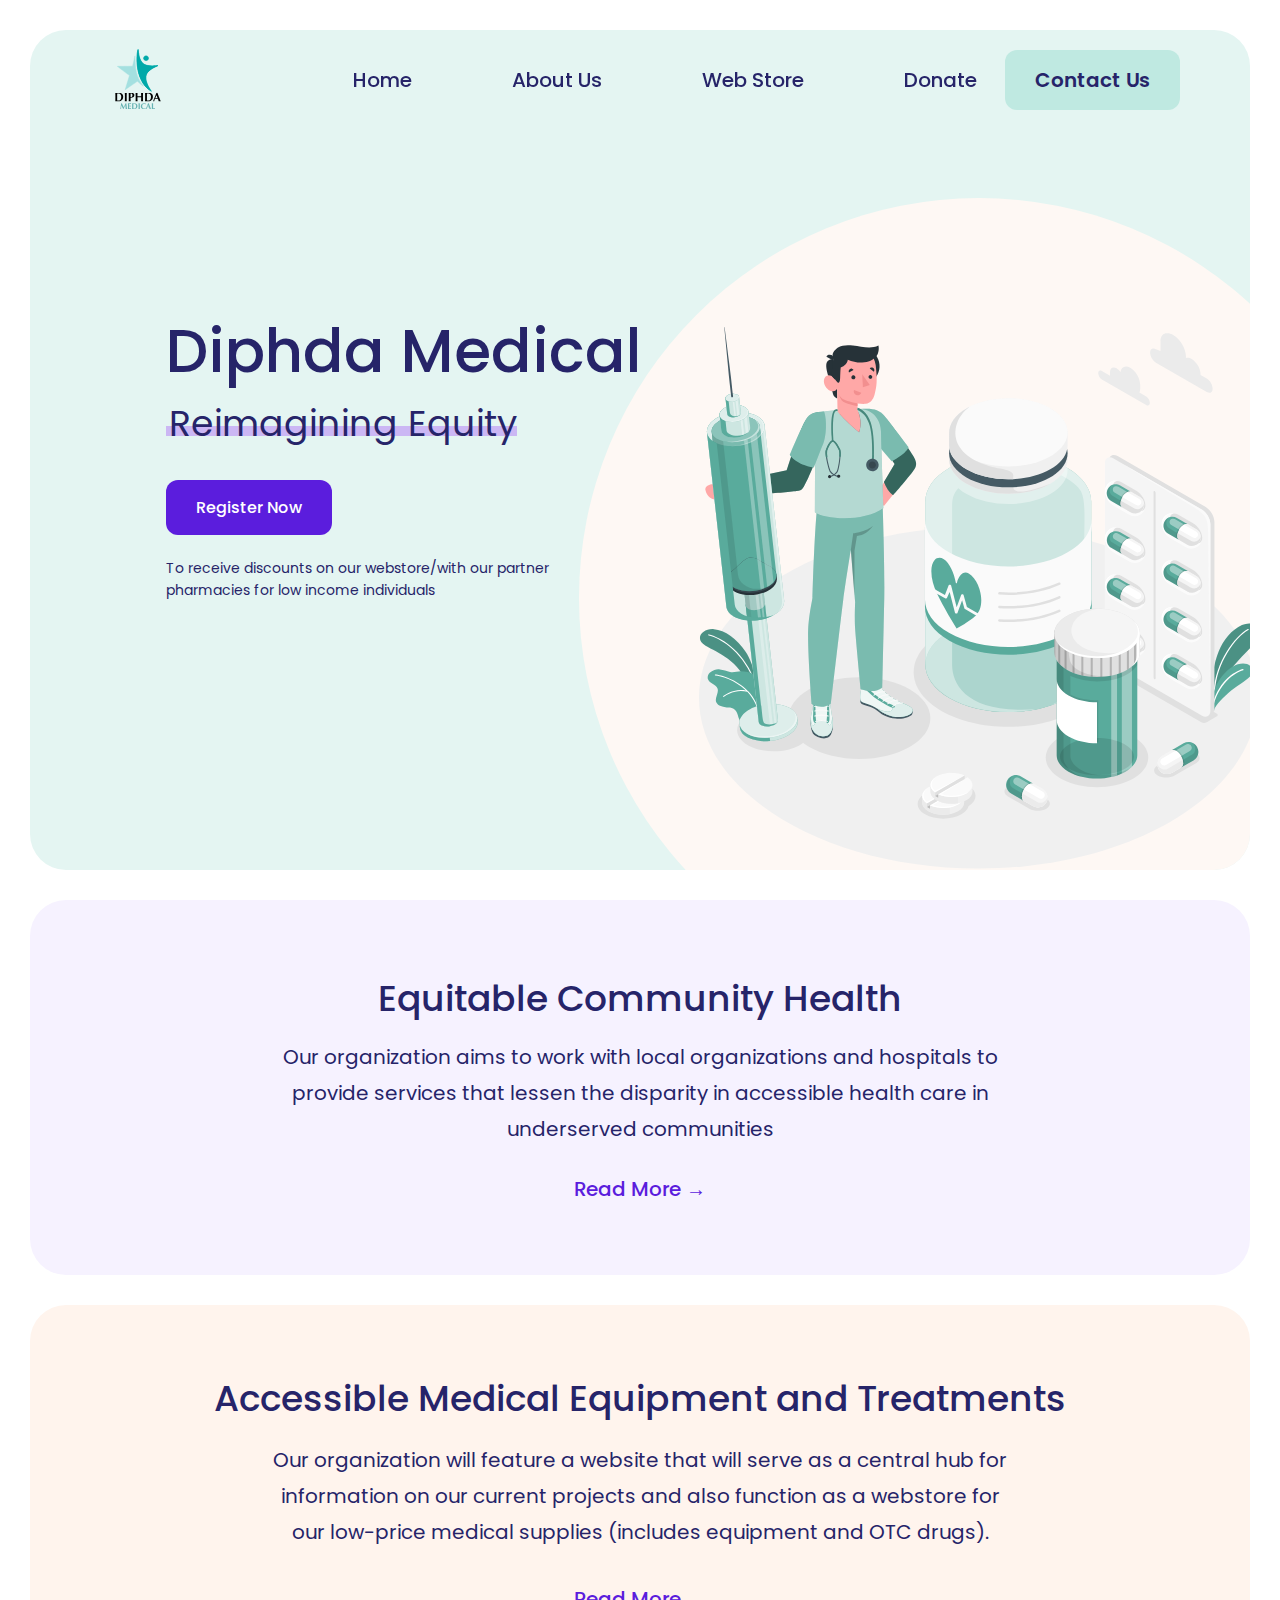
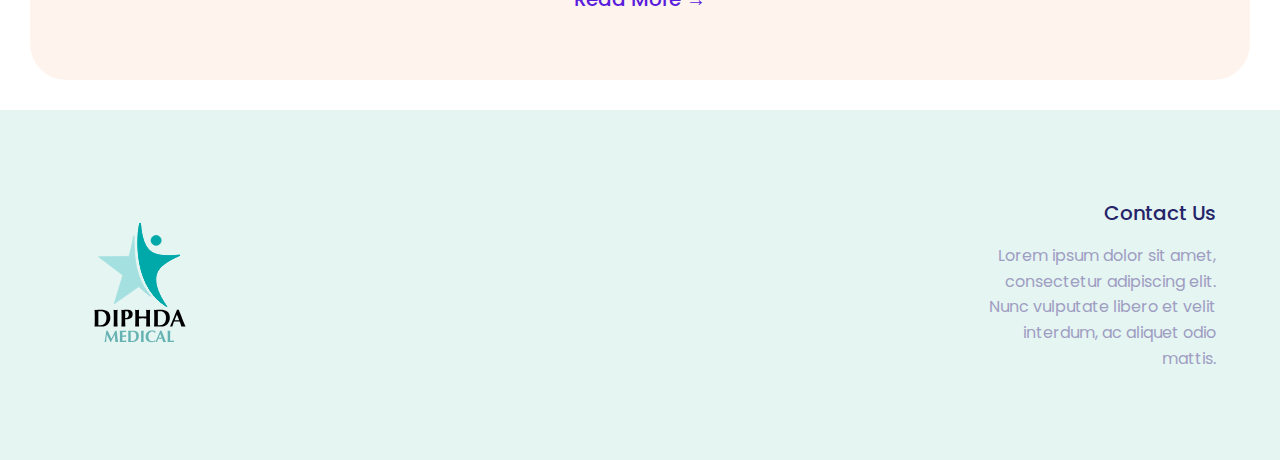
<file: index.html>
<!DOCTYPE html>
<html lang="en">
<head>
    <meta charset="UTF-8">
    <meta name="viewport" content="width=device-width, initial-scale=1.0">
    <title>Diphda Medical</title>
    <link rel="stylesheet" href="css/universal.css">
    <link rel="stylesheet" href="css/index.css">
    <script src="js/universal.js"></script>
    <script async src="https://widgets.givebutter.com/latest.umd.cjs?acct=CynSInAfCQczq8ls"></script>
</head>
<body onload="onload()">
    <header id="menu-main"></header>
    <givebutter-widget id="j2b02j"></givebutter-widget>
    <div class="large-frame-container">
        <div id="lf1" class="large-frame">
            <div id="title">
                <h1>Diphda Medical</h1>
                <h2 class="highlight">Reimagining Equity</h2>
                <div id="register">
                    <li onclick="window.location.href = 'register.html';" class="button-container" id="registerb">Register Now</li>
                </div>

                <p>To receive discounts on our webstore/with our partner <br></br>pharmacies for low income individuals</p>
            </div>
            <div id="graphic">
                <span id="circle">
                    <img id="ct1" src="./assets/imgs/ct1.svg"></img>
                </span>
            </div>
        </div>
    </div>
    <div class="small-frame-container">
        <div class="small-frame" id="sf1">
            <div class= "small-frame-content">
                <div class="subtitle">Equitable Community Health</div>
                <div class="paragraph">Our organization aims to work with local organizations and hospitals to<br></br>provide services that lessen the disparity in accessible health care in<br></br>underserved communities</div>
                <li class="read-more" onclick="window.location.href = 'equitable.html';">Read More →</li>
            </div>
        </div>
    </div>
    <div class="small-frame-container">
        <div class="small-frame" id="sf2">
            <div class= "small-frame-content">
                <div class="subtitle"> Accessible Medical Equipment and Treatments</div>
                <div class="paragraph">Our organization will feature a website that will serve as a central hub for<br></br>information on our current projects and also function as a webstore for<br></br>our low-price medical supplies (includes equipment and OTC drugs).</div>
                <li class="read-more" onclick="window.location.href = 'accessible.html';">Read More →</li>
            </div>
        </div>
    </div>
    <div id="footer-main"></div>
    <div id="contact"></div>
</body>
</html>
</file>
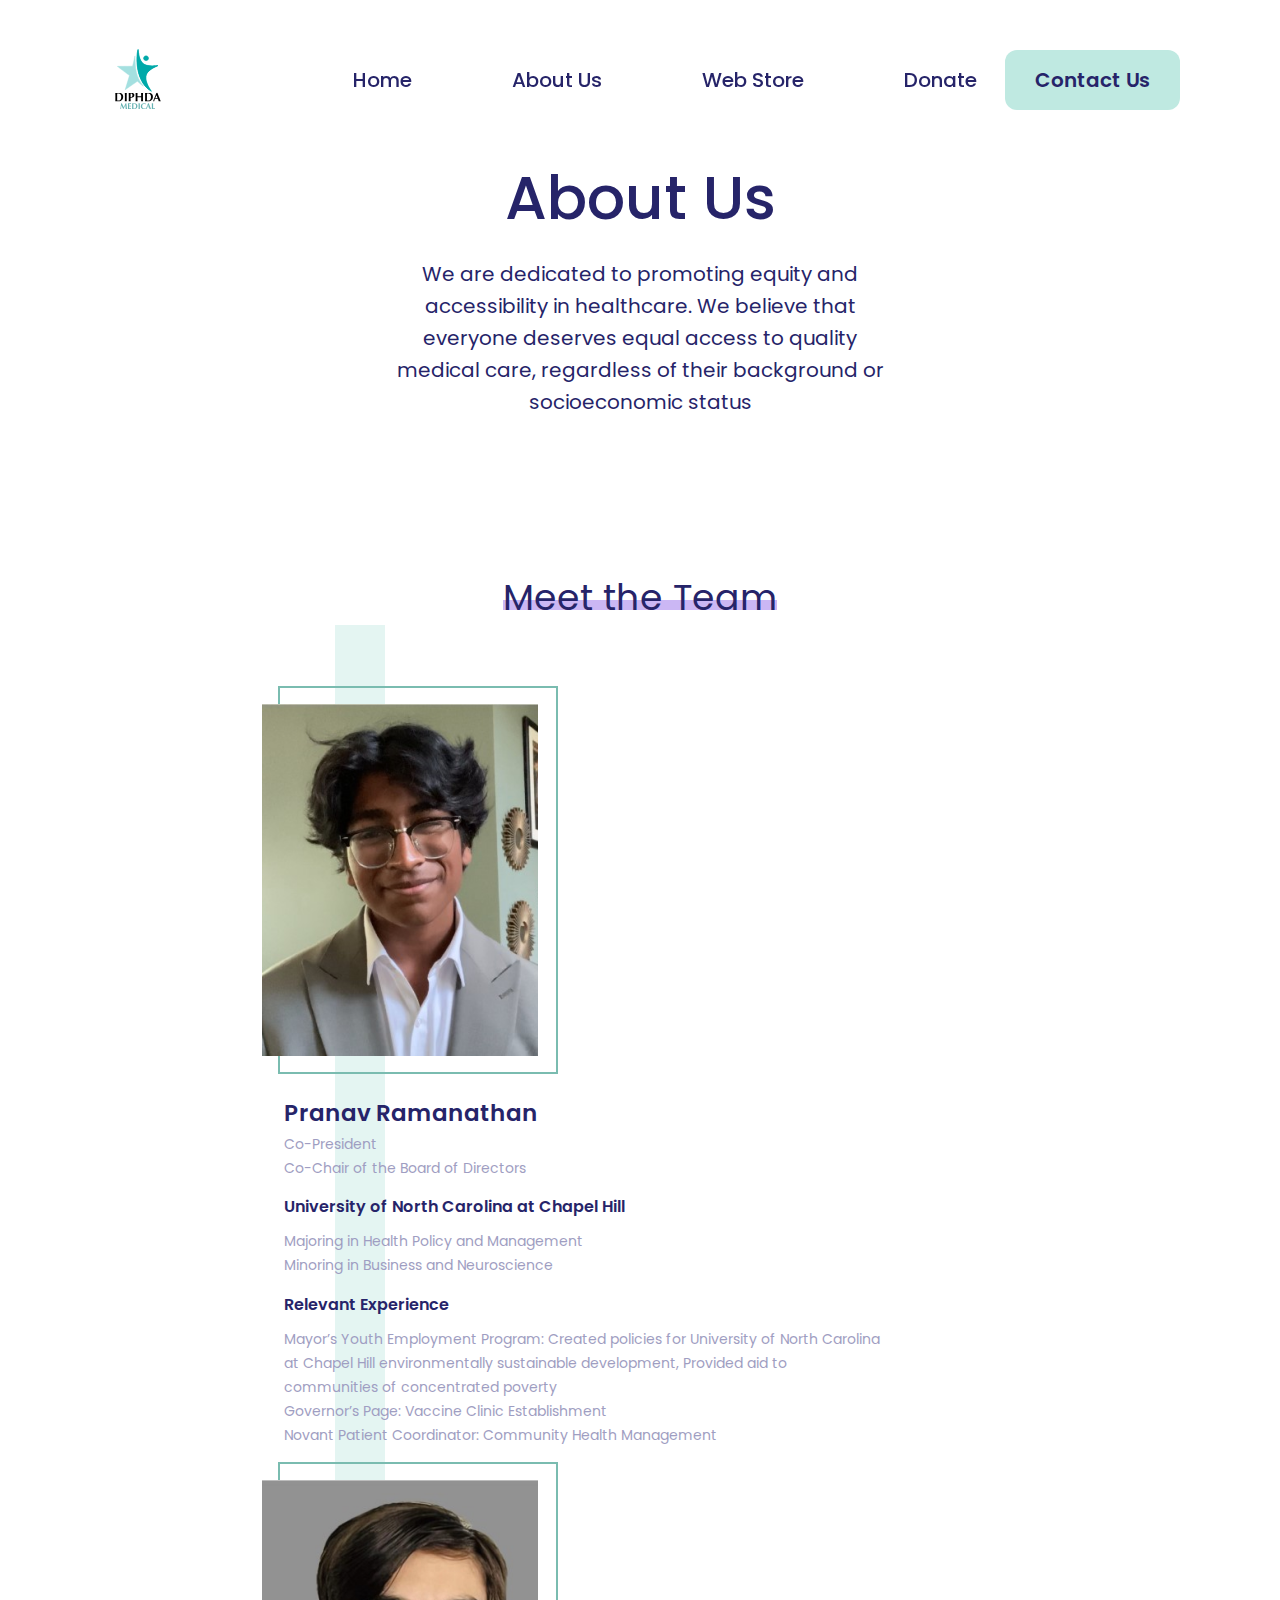
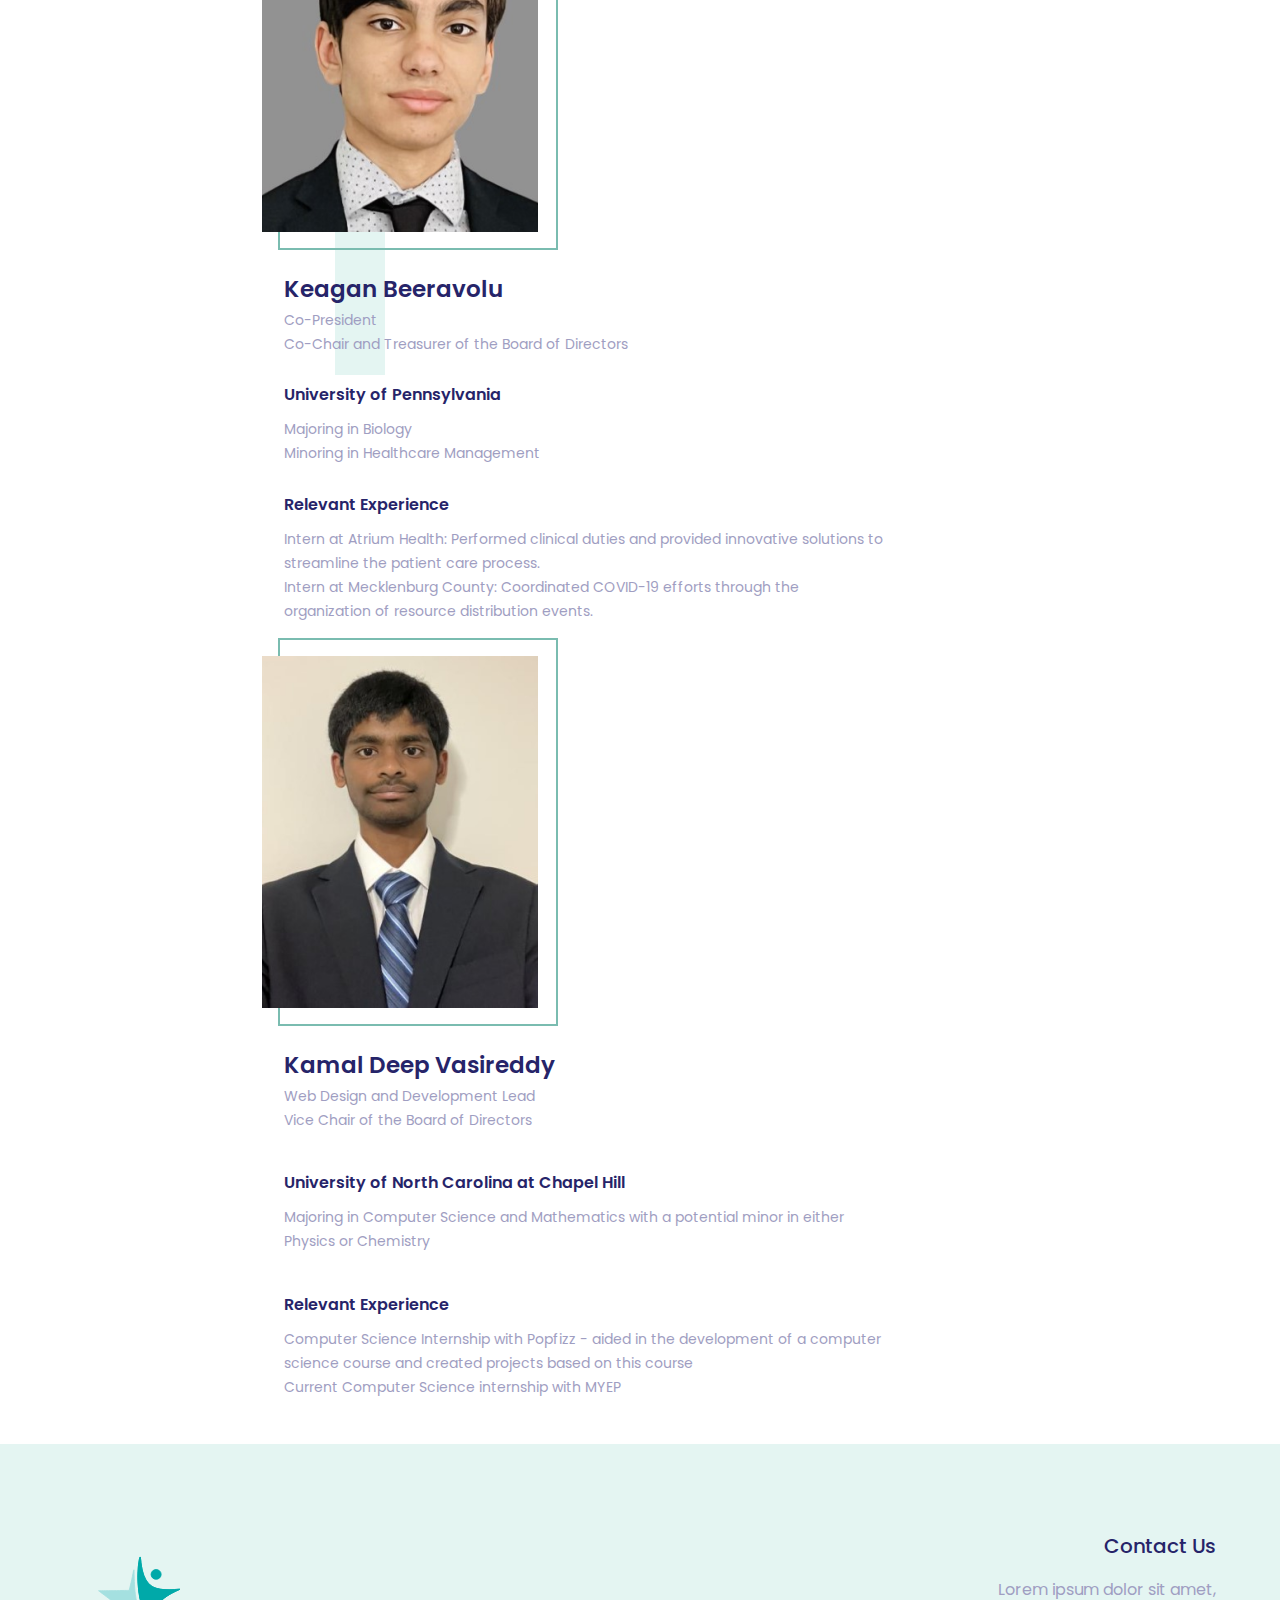
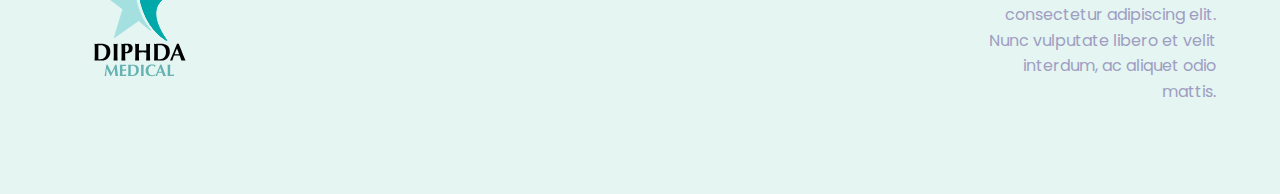
<file: about.html>
<!DOCTYPE html>
<html lang="en">
<head>
    <meta charset="UTF-8">
    <meta name="viewport" content="width=device-width, initial-scale=1.0">
    <title>About Us</title>
    <link rel="stylesheet" href="css/universal.css">
    <link rel="stylesheet" href="css/about.css">
    <script src="js/universal.js"></script>
    <script async src="https://widgets.givebutter.com/latest.umd.cjs?acct=CynSInAfCQczq8ls"></script>
</head>
<body onload="onload()">
    <header id="menu-main"></header>
    <givebutter-widget id="j2b02j"></givebutter-widget>
    <div class="medium-frame-container">
        <div id="mf1" class="medium-frame">
            <div id="title">
                <h1>About Us</h1>
                <p id="about-text">We are dedicated to promoting equity and accessibility in healthcare. We believe that everyone deserves equal access to quality medical care, regardless of their background or socioeconomic status</h2>
            </div>
        </div>
    </div>
    <div class="variable-frame-container">
        <div id="vf1" class="variable-frame">
            <div id="team">
                <h2 class="highlight">Meet the Team</h2>
                <div id="bar"></div>
                <div class="member">
                    <div class="visual">
                        <div class="border"></div>
                        <img class="headshot" src="./assets/imgs/pranav.png"></img>
                    </div>
                    <div class="member-content">
                        <div>
                            <p class="name">Pranav Ramanathan</p>
                            <p class="description">Co-President
                                Co-Chair of the Board of Directors
                            </p>
                        </div>
                        <div>
                            <p class="heading">University of North Carolina at Chapel Hill</p>
                            <p class="description">Majoring in Health Policy and Management
                                Minoring in Business and Neuroscience</p>
                        </div>
                        <div>
                            <p class="heading">Relevant Experience</p>
                            <p class="description">Mayor’s Youth Employment Program: Created policies for University of North Carolina at Chapel Hill environmentally sustainable development, Provided aid to communities of concentrated poverty
                                Governor’s Page: Vaccine Clinic Establishment
                                Novant Patient Coordinator: Community Health Management
                            </p>
                        </div>
                    </div>
                </div>
                <div class="member">
                    <div class="visual">
                        <div class="border"></div>
                        <img class="headshot" src="./assets/imgs/keagan.png"></img>
                    </div>
                    <div class="member-content">
                        <div>
                            <p class="name">Keagan Beeravolu</p>
                            <p class="description">Co-President
                                Co-Chair and Treasurer of the Board of Directors
                            </p>
                        </div>
                        <div>
                            <p class="heading">University of Pennsylvania</p>
                            <p class="description">Majoring in Biology
                                Minoring in Healthcare Management</p>
                        </div>
                        <div>
                            <p class="heading">Relevant Experience</p>
                            <p class="description">Intern at Atrium Health: Performed clinical duties and provided innovative solutions to streamline the patient care process.
                                Intern at Mecklenburg County: Coordinated COVID-19 efforts through the organization of resource distribution events.                                
                            </p>
                        </div>
                    </div>
                </div>
                <div class="member">
                    <div class="visual">
                        <div class="border"></div>
                        <img class="headshot" src="./assets/imgs/kamal.png"></img>
                    </div>
                    <div class="member-content">
                        <div>
                            <p class="name">Kamal Deep Vasireddy</p>
                            <p class="description">Web Design and Development Lead
                                Vice Chair of the Board of Directors
                            </p>
                        </div>
                        <div>
                            <p class="heading">University of North Carolina at Chapel Hill</p>
                            <p class="description">Majoring in Computer Science and Mathematics with a potential minor in either Physics or Chemistry</p>
                        </div>
                        <div>
                            <p class="heading">Relevant Experience</p>
                            <p class="description">Computer Science Internship with Popfizz - aided in the development of a computer science course and created projects based on this course
                                Current Computer Science internship with MYEP                                
                            </p>
                        </div>
                    </div>
                </div>
            </div>
        </div>
    </div>
    <div id="footer-main"></div>
    <div id="contact"></div>
</body>
</html>
</file>
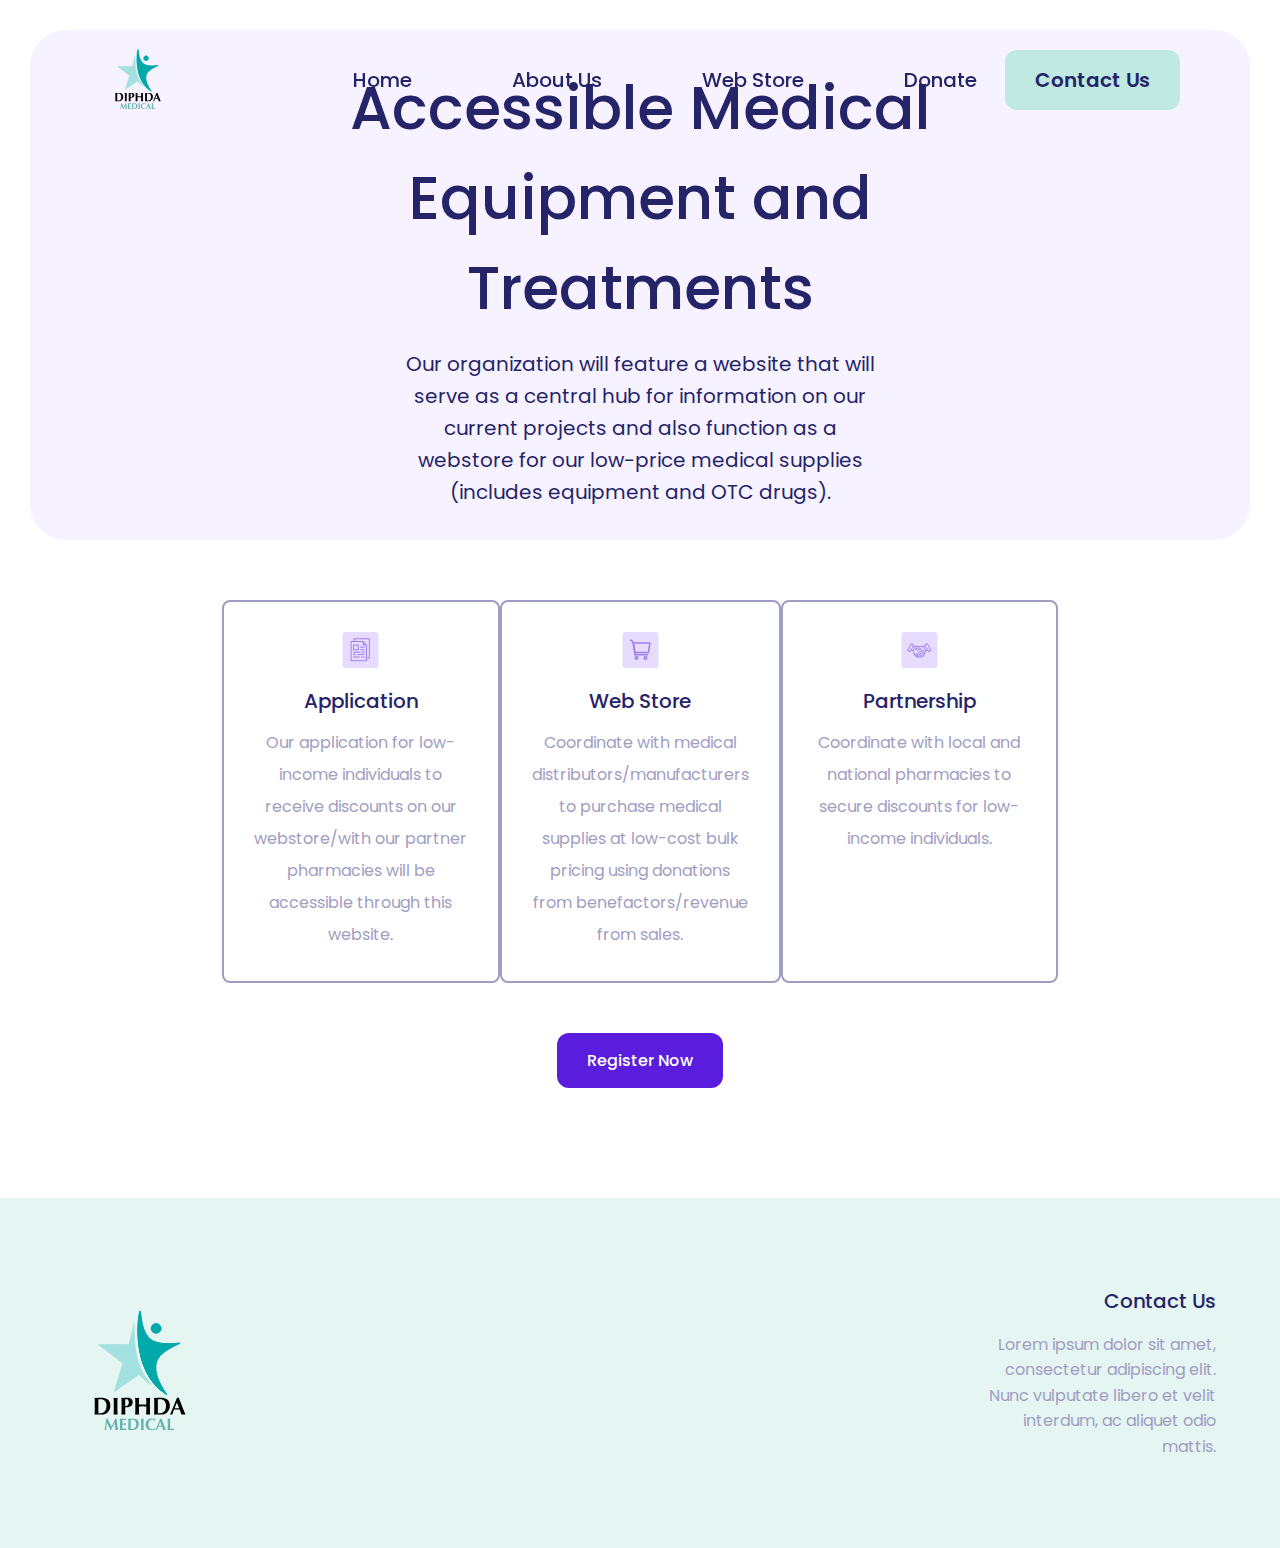
<file: accessible.html>
<!DOCTYPE html>
<html lang="en">
<head>
    <meta charset="UTF-8">
    <meta name="viewport" content="width=device-width, initial-scale=1.0">
    <title>Accessible Medical Equipment and Treatments</title>
    <link rel="stylesheet" href="css/universal.css">
    <link rel="stylesheet" href="css/accessible.css">
    <script src="js/universal.js"></script>
    <script async src="https://widgets.givebutter.com/latest.umd.cjs?acct=CynSInAfCQczq8ls"></script>
</head>
<body onload="onload()">
    <header id="menu-main"></header>
    <givebutter-widget id="j2b02j"></givebutter-widget>
    <div class="medium-frame-container">
        <div id="mf1" class="medium-frame">
            <div id="title">
                <h1 id="heading">Accessible Medical Equipment and Treatments</h1>
                <p id="about-text">Our organization will feature a website that will serve as a central hub for information on our current projects and also function as a webstore for our low-price medical supplies (includes equipment and OTC drugs).</h2>
            </div>
        </div>
    </div>
    <div class="variable-frame-container">
        <div id="vf1" class="variable-frame">
            <div class="column-container">
                <div class="column">
                    <img src="./assets/imgs/icon1.svg"></img>
                    <p class="subtitle">Application</p>
                    <p class="description">Our application for low-income individuals to receive discounts on our webstore/with our partner pharmacies will be accessible through this website.</p>
                </div>
                <div class="column">
                    <img src="./assets/imgs/icon2.svg"></img>
                    <p class="subtitle">Web Store</p>
                    <p class="description">Coordinate with medical distributors/manufacturers to purchase medical supplies at low-cost bulk pricing using donations from benefactors/revenue from sales.</p>
                </div>
                <div class="column">
                    <img src="./assets/imgs/icon3.svg"></img>
                    <p class="subtitle">Partnership</p>
                    <p class="description">Coordinate with local and national pharmacies to secure discounts for low-income individuals.</p>
                </div>
            </div>
            <div id="register">
                <li onclick="window.location.href = 'register.html';" class="button-container" id="registerb">Register Now</li>
            </div>
        </div>
    </div>
    <div id="footer-main"></div>
    <div id="contact"></div>
</body>
</html>
</file>
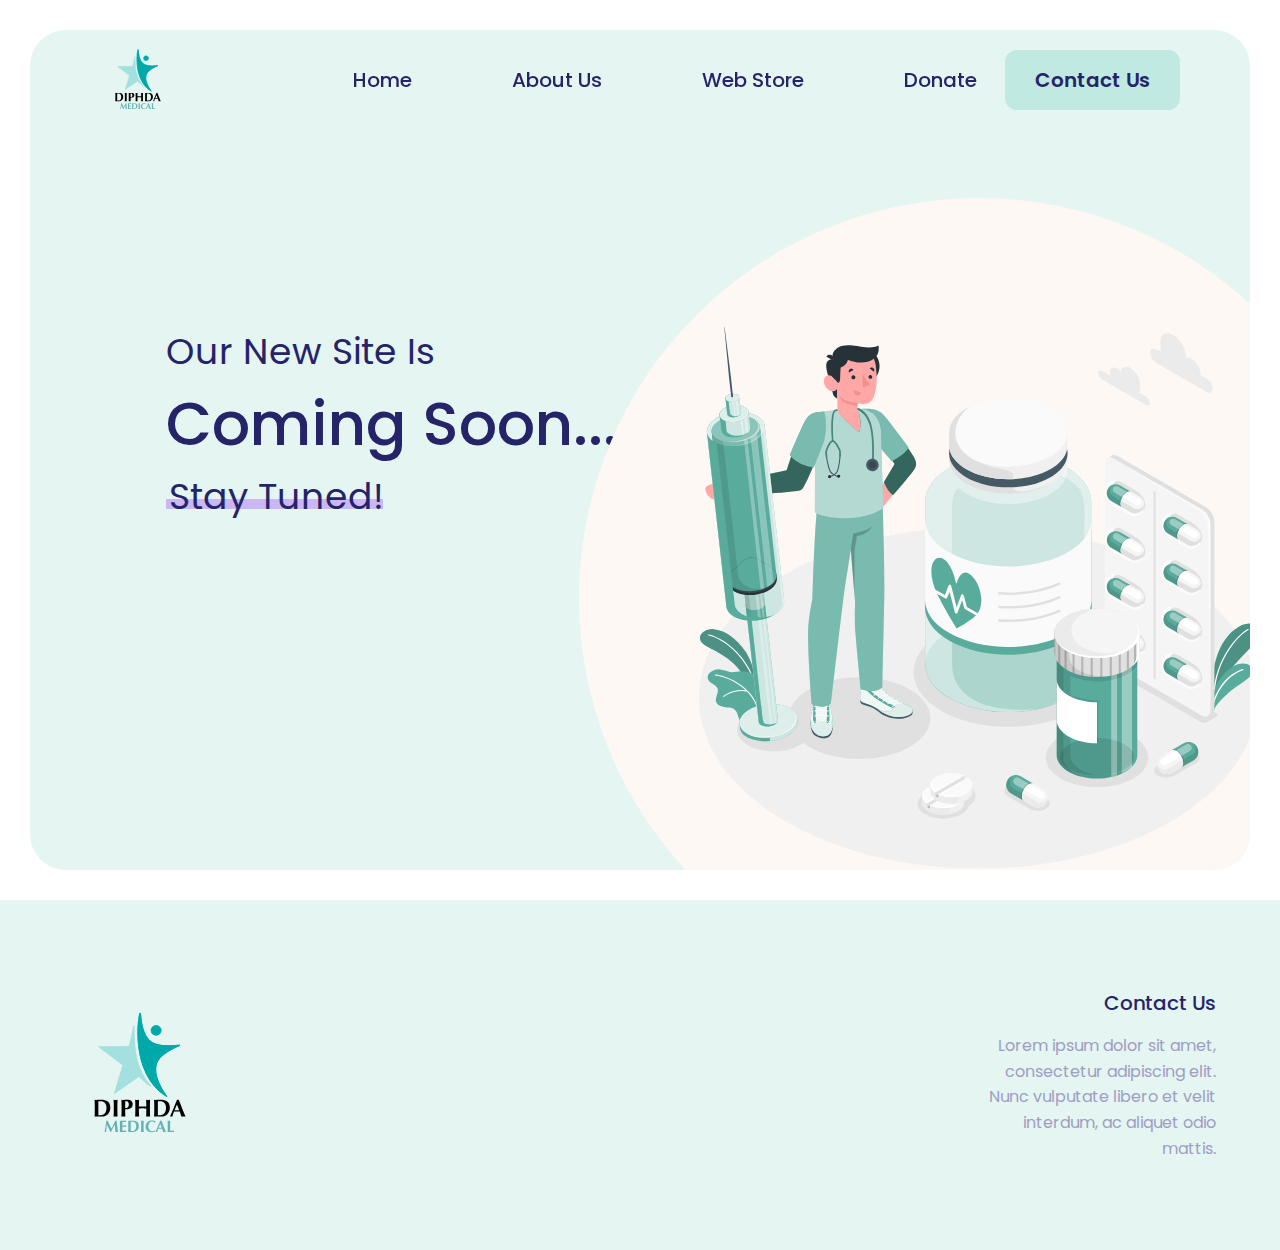
<file: comingsoon.html>
<!DOCTYPE html>
<html lang="en">
<head>
    <meta charset="UTF-8">
    <meta name="viewport" content="width=device-width, initial-scale=1.0">
    <title>Coming Soon</title>
    <link rel="stylesheet" href="css/universal.css">
    <link rel="stylesheet" href="css/comingsoon.css">
    <script src="js/universal.js"></script>
    <script async src="https://widgets.givebutter.com/latest.umd.cjs?acct=CynSInAfCQczq8ls"></script>
</head>
<body onload="onload()">
    <header id="menu-main"></header>
    <givebutter-widget id="j2b02j"></givebutter-widget>
    <div class="large-frame-container">
        <div id="lf1" class="large-frame">
            <div id="title">
                <h2>Our New Site Is</h2>
                <h1>Coming Soon...</h1>
                <h2 class="highlight">Stay Tuned!</h2>
            </div>
            <div id="graphic">
                <span id="circle">
                    <img id="ct1" src="./assets/imgs/ct1.svg"></img>
                </span>
            </div>
        </div>
    </div>
    <div id="footer-main"></div>
    <div id="contact"></div>
</body>
</html>
</file>
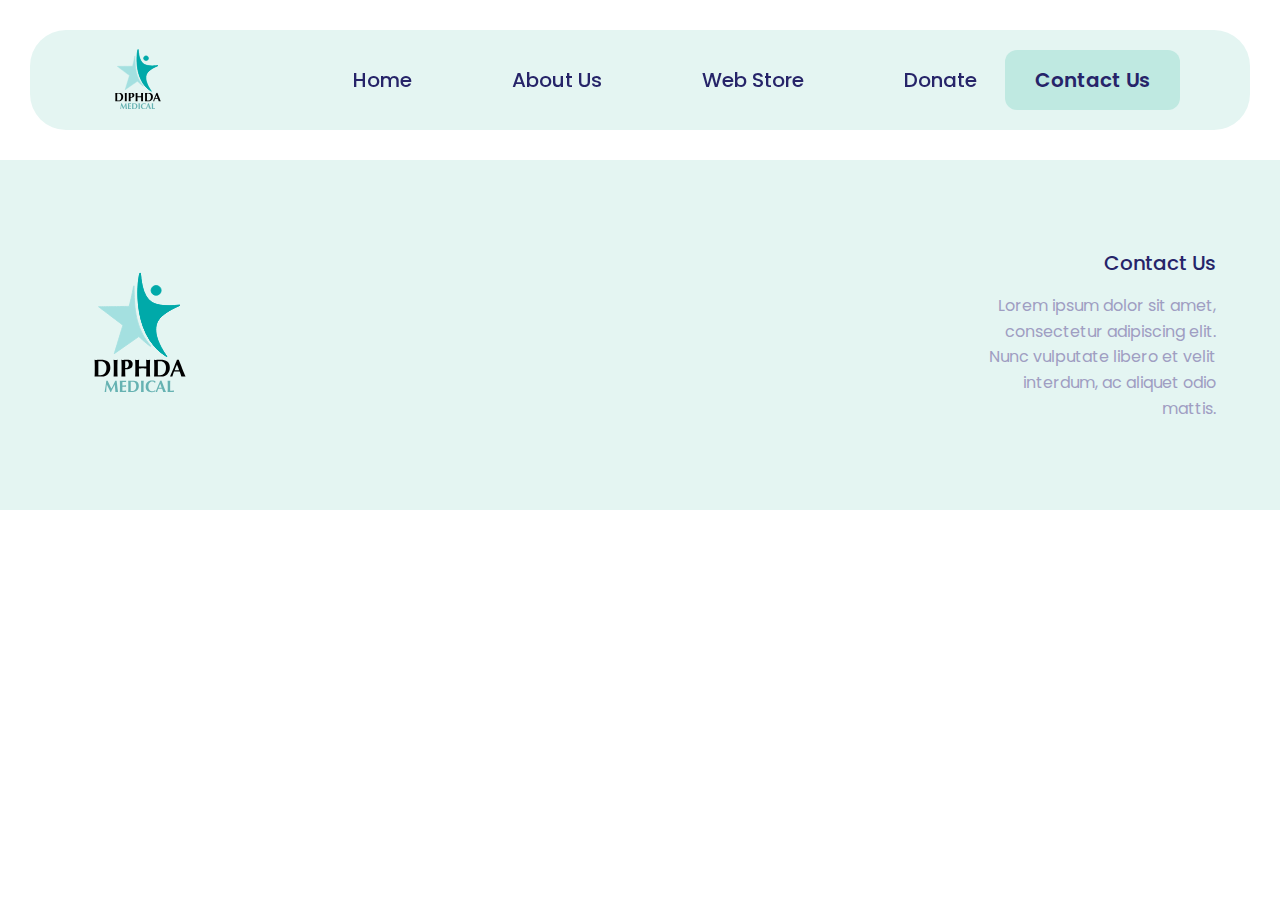
<file: donate.html>
<!DOCTYPE html>
<html lang="en">
<head>
    <meta charset="UTF-8">
    <meta name="viewport" content="width=device-width, initial-scale=1.0">
    <title>About Us</title>
    <link rel="stylesheet" href="css/universal.css">
    <link rel="stylesheet" href="css/donate.css">
    <script src="js/universal.js"></script>
    <script async src="https://widgets.givebutter.com/latest.umd.cjs?acct=CynSInAfCQczq8ls"></script>
</head>
<body onload="onload()">
    <header id="menu-main"></header>
    <div class="variable-frame-container">
        <div class="variable-frame" id="vf1">
            <div class="donate">
                <givebutter-widget id="pnK7mj"></givebutter-widget>
            </div>
            
        </div>
    </div>
    <div id="footer-main"></div>
    <div id="contact"></div>
</body>
</html>
</file>
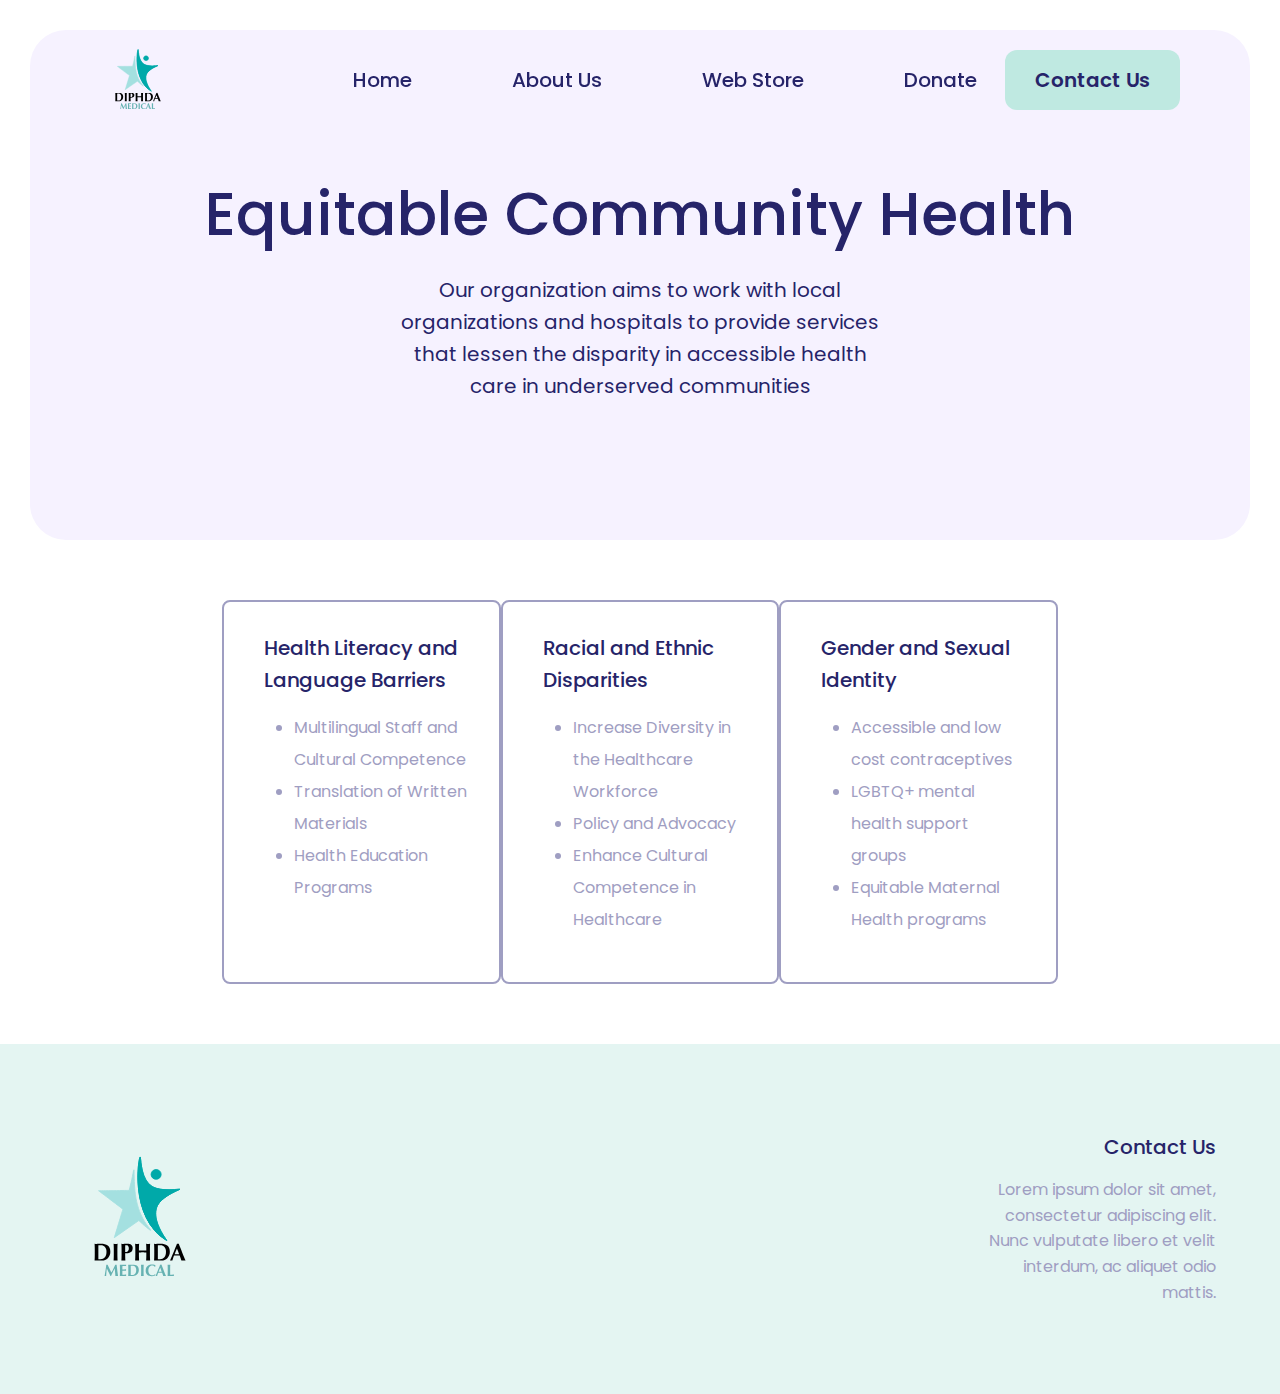
<file: equitable.html>
<!DOCTYPE html>
<html lang="en">
<head>
    <meta charset="UTF-8">
    <meta name="viewport" content="width=device-width, initial-scale=1.0">
    <title>Equitable Community Health</title>
    <link rel="stylesheet" href="css/universal.css">
    <link rel="stylesheet" href="css/equitable.css">
    <script src="js/universal.js"></script>
    <script async src="https://widgets.givebutter.com/latest.umd.cjs?acct=CynSInAfCQczq8ls"></script>
</head>
<body onload="onload()">
    <header id="menu-main"></header>
    <givebutter-widget id="j2b02j"></givebutter-widget>
    <div class="medium-frame-container">
        <div id="mf1" class="medium-frame">
            <div id="title">
                <h1>Equitable Community Health</h1>
                <p id="about-text">Our organization aims to work with local organizations and hospitals to provide services that lessen the disparity in accessible health care in underserved communities</h2>
            </div>
        </div>
    </div>
    <div class="variable-frame-container">
        <div id="vf1" class="variable-frame">
            <div class="column">
                <p class="subtitle">Health Literacy and Language Barriers</p>
                <ul class="description">
                    <li class="li1">Multilingual Staff and Cultural Competence</li>
                    <li class="li1">Translation of Written Materials</li>
                    <li class="li1">Health Education Programs</li>
                </ul>
            </div>
            <div class="column">
                <p class="subtitle">Racial and Ethnic Disparities</p>
                <ul class="description">
                    <li class="li1">Increase Diversity in the Healthcare Workforce</li>
                    <li class="li1">Policy and Advocacy</li>
                    <li class="li1">Enhance Cultural Competence in Healthcare</li>
                </ul>
            </div>
            <div class="column">
                <p class="subtitle">Gender and Sexual Identity</p>
                <ul class="description">
                    <li class="li1">Accessible and low cost contraceptives</li>
                    <li class="li1">LGBTQ+ mental health support groups</li>
                    <li class="li1">Equitable Maternal Health programs</li>
                </ul>
            </div>
        </div>
    </div>
    <div id="footer-main"></div>
    <div id="contact"></div>
</body>
</html>
</file>
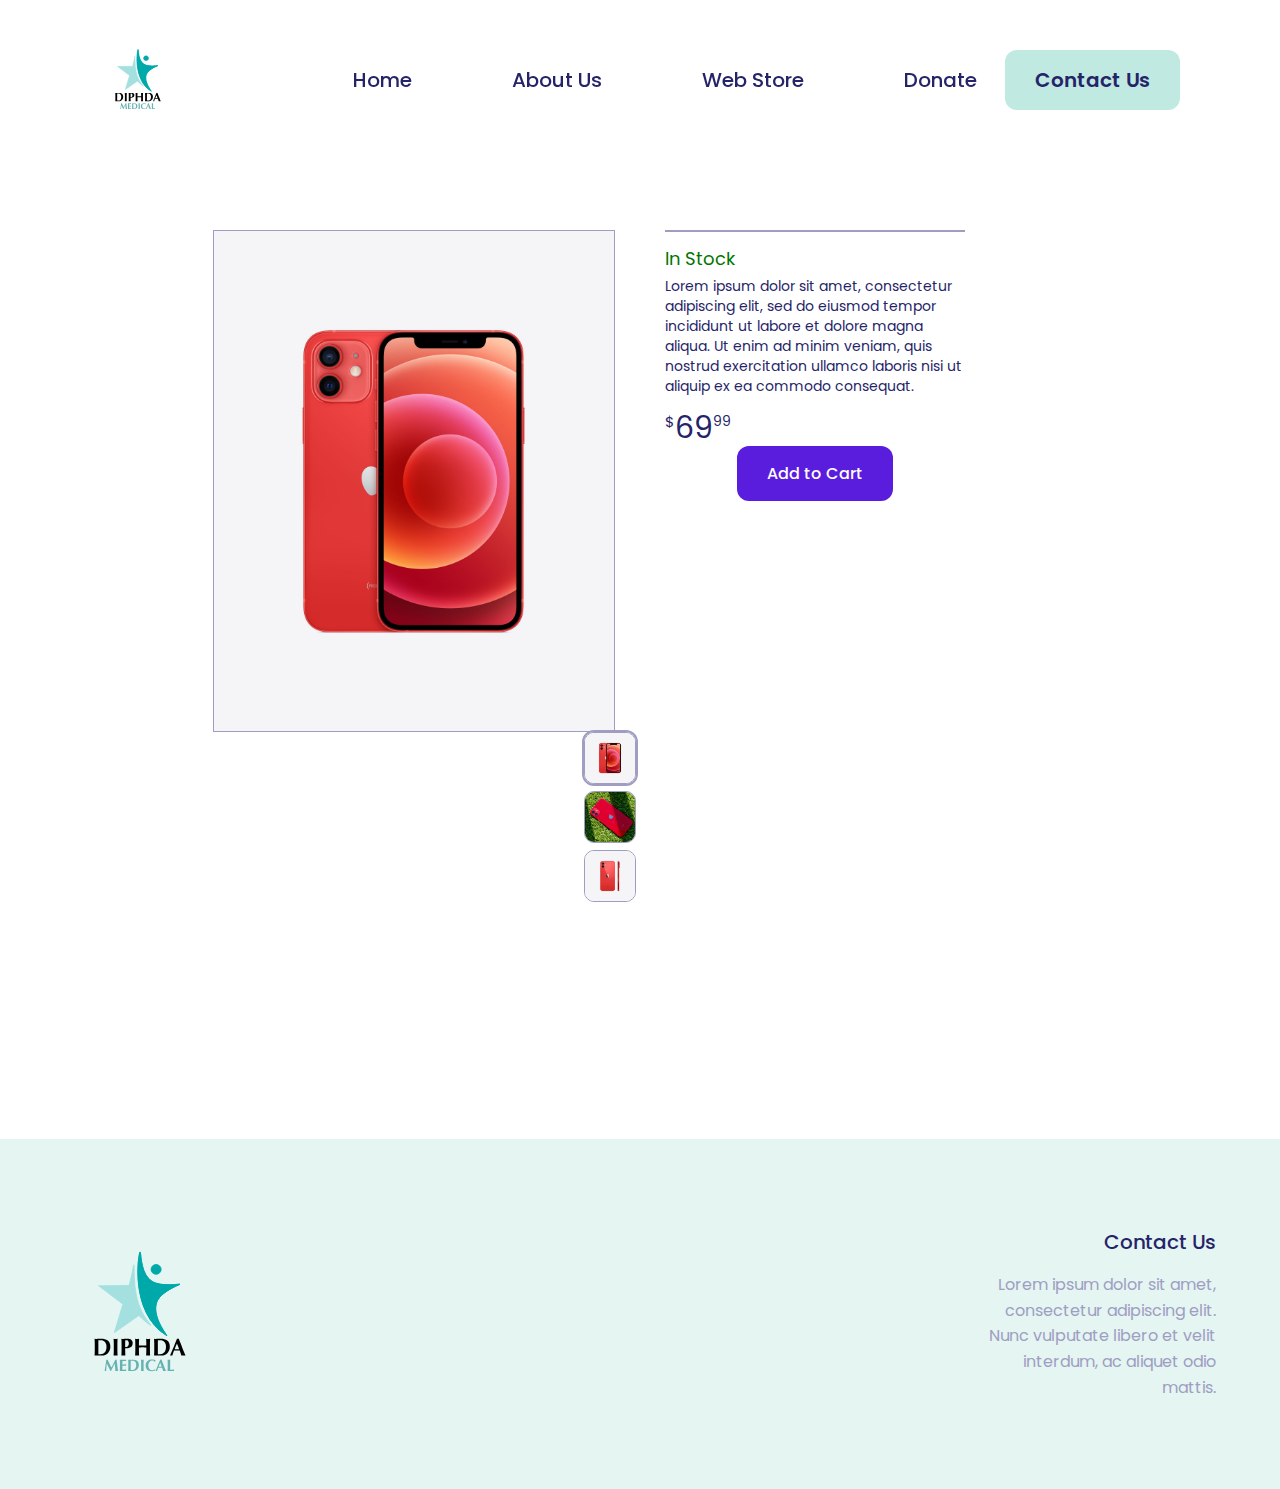
<file: product.html>
<!DOCTYPE html>
<html lang="en">
<head>
    <meta charset="UTF-8">
    <meta name="viewport" content="width=device-width, initial-scale=1.0">
    <title>Diphda Medical</title>
    <link rel="stylesheet" href="css/universal.css">
    <link rel="stylesheet" href="css/product.css">
    <script src="https://ajax.googleapis.com/ajax/libs/jquery/3.7.0/jquery.min.js"></script>
    <script src="js/universal.js"></script>
    <script src="js/product.js"></script>
    <script async src="https://widgets.givebutter.com/latest.umd.cjs?acct=CynSInAfCQczq8ls"></script>
</head>
<body onload="onload();setProduct()">
    
    <header id="menu-main"></header>
    <givebutter-widget id="j2b02j"></givebutter-widget>
    <div class="variable-frame-container">
        <div id="vf1" class="variable-frame">
            <div id="img-container">
                <img id="product-img" src="./assets/products/product_imgs/test/img1.jpg"></img>
                <div id="preview-container">
                    <label>
                        <input type="radio" name="preview" value="img1" checked>
                        <img class="preview-img" src="./assets/products/product_imgs/test/img1.jpg"></img>
                    </label>
                    <label>
                        <input type="radio" name="preview" value="img2">
                        <img class="preview-img" src="./assets/products/product_imgs/test/img2.jpg"></img>
                    </label>
                    <label>
                        <input type="radio" name="preview" value="img3">
                        <img class="preview-img" src="./assets/products/product_imgs/test/img3.jpg"></img>
                    </label> 
                </div>
            </div>
            <div id="text-container">
                <h1 id="product-name"></h1>
                <p id="available">In Stock</p>
                <p id="product-description">Lorem ipsum dolor sit amet, consectetur adipiscing elit, sed do eiusmod tempor incididunt ut labore et dolore magna aliqua. Ut enim ad minim veniam, quis nostrud exercitation ullamco laboris nisi ut aliquip ex ea commodo consequat.</p>
                <p id="sign">$</p>
                <p id="dollars">69</p>
                <p id="cents">99</p>
                <div id="addtocart">
                    <li class="button-container" id="addtocartb">Add to Cart</li>
                </div>
            </div>
        </div>
    </div>
    <div id="footer-main"></div>
    <div id="contact"></div>
    
</body>
</html>
</file>
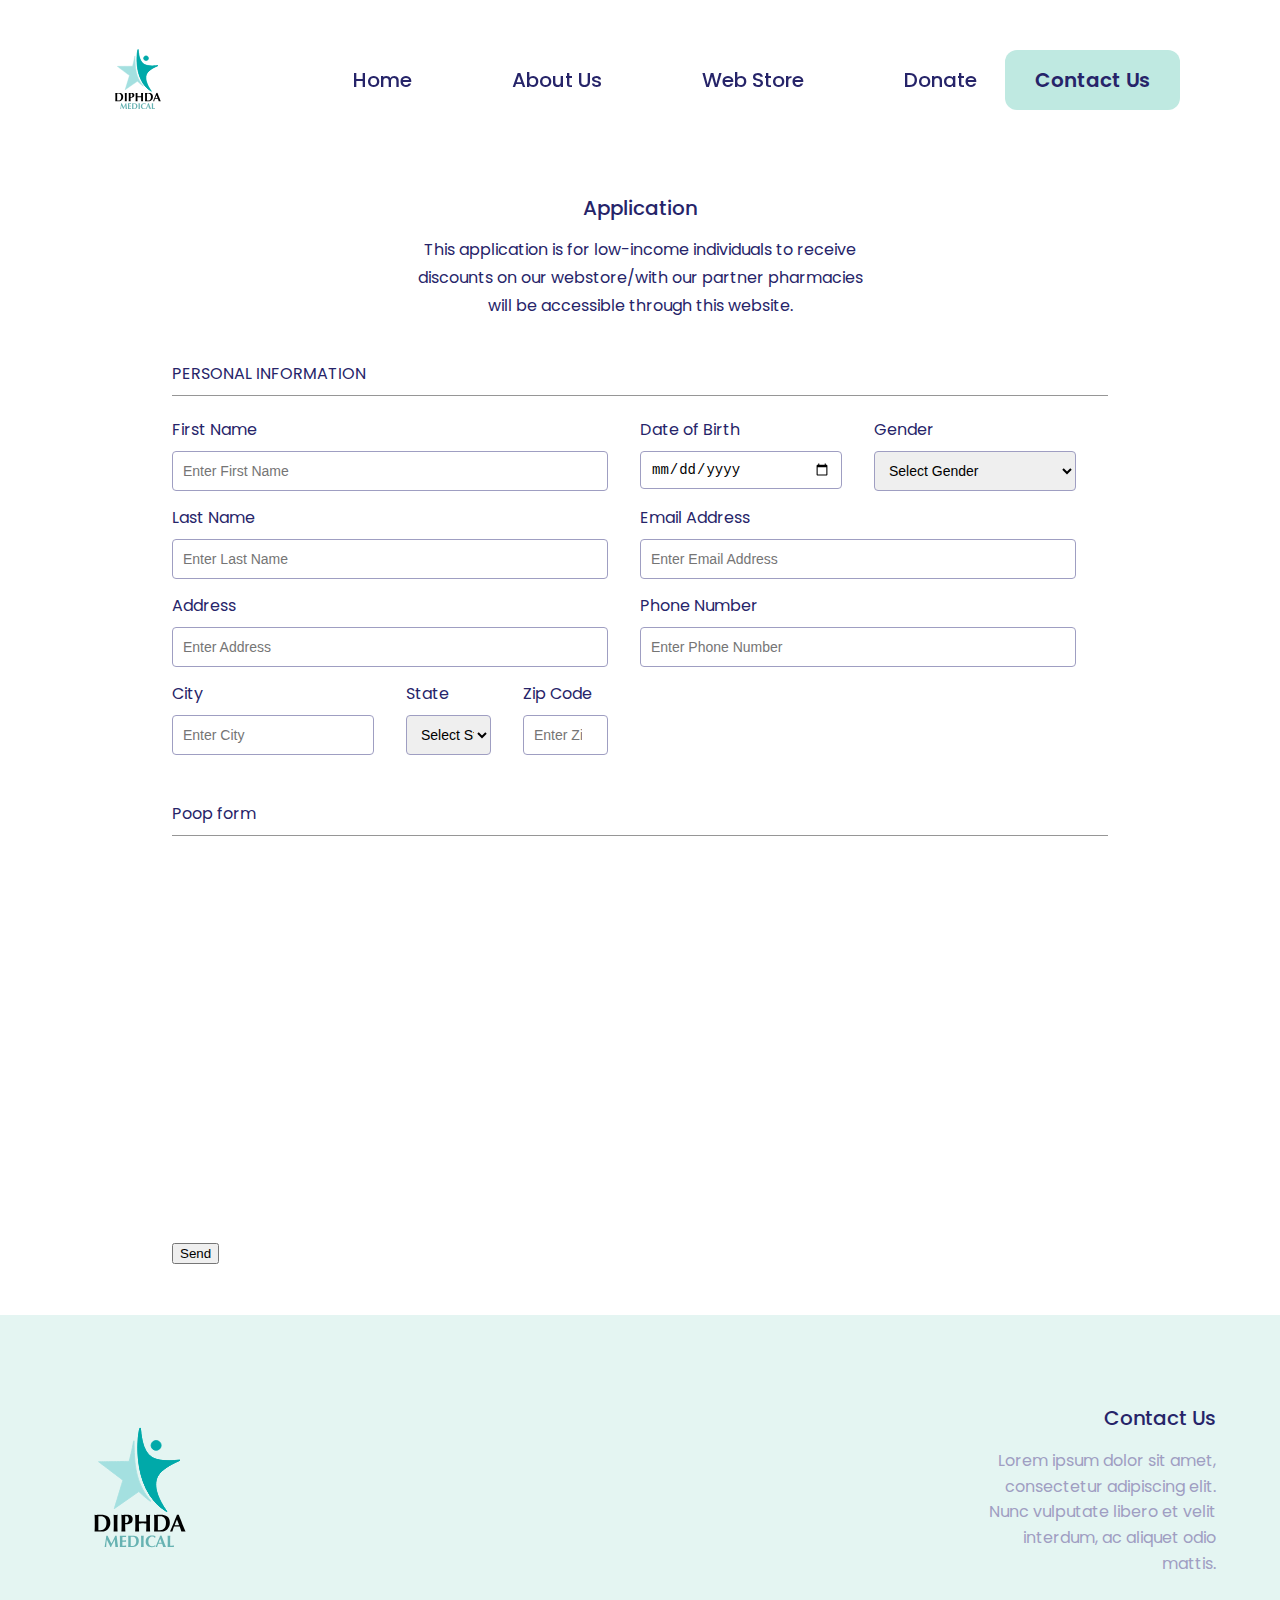
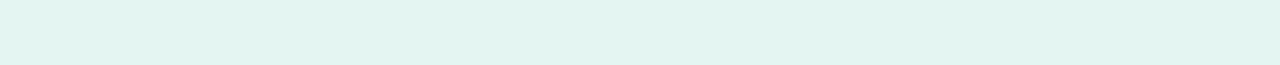
<file: register.html>
<!DOCTYPE html>
<html lang="en">
<head>
    <meta charset="UTF-8">
    <meta name="viewport" content="width=device-width, initial-scale=1.0">
    <title>Register</title>
    <link rel="stylesheet" href="css/universal.css">
    <link rel="stylesheet" href="css/register.css">
    <script src="js/universal.js"></script>
</head>
<body onload="onload()">
    <header id="menu-main"></header>
    <div class="variable-frame-container">
        <div class="variable-frame" id="vf1">
            <div class="header">
                <p class="title">Application</p>
                <p class="subtitle">This application is for low-income individuals to receive discounts on our webstore/with our partner pharmacies will be accessible through this website.</p>
            </div>
            <div class="form-container">
                <form class="form" method="POST" action="https://script.google.com/macros/s/AKfycbxCqWB-zHnuJ1zds0h4JL6ewPldpQaNdp9NPEIz0CPPqNHt7h4URy04bDi_GBtlc-aH/exec">
                    <div class="form-section">
                        <div class="form-section-title">
                            <p class="subtitle">PERSONAL INFORMATION</p>
                        </div>
                        <div class="column">
                            <p class="subtitle">First Name</p>
                            <input name="First" type="text" placeholder="Enter First Name" required>
                            <p class="subtitle">Last Name</p>
                            <input name="Last" type="text" placeholder="Enter Last Name" required>
                            <p class="subtitle">Address</p>
                            <input name="Address" type="text" placeholder="Enter Address" required>
                            <div class="column">
                                <p class="subtitle">City</p>
                                <input name="City" type="text" placeholder="Enter City" required>
                            </div>
                            <div class="column">
                                <div class="column">
                                    <p class="subtitle">State</p>
                                    <select>
                                        <option value="" selected disabled hidden>Select State</option>
                                        <option value="AL">Alabama</option>
                                        <option value="AK">Alaska</option>
                                        <option value="AZ">Arizona</option>
                                        <option value="AR">Arkansas</option>
                                        <option value="CA">California</option>
                                        <option value="CO">Colorado</option>
                                        <option value="CT">Connecticut</option>
                                        <option value="DE">Delaware</option>
                                        <option value="DC">District Of Columbia</option>
                                        <option value="FL">Florida</option>
                                        <option value="GA">Georgia</option>
                                        <option value="HI">Hawaii</option>
                                        <option value="ID">Idaho</option>
                                        <option value="IL">Illinois</option>
                                        <option value="IN">Indiana</option>
                                        <option value="IA">Iowa</option>
                                        <option value="KS">Kansas</option>
                                        <option value="KY">Kentucky</option>
                                        <option value="LA">Louisiana</option>
                                        <option value="ME">Maine</option>
                                        <option value="MD">Maryland</option>
                                        <option value="MA">Massachusetts</option>
                                        <option value="MI">Michigan</option>
                                        <option value="MN">Minnesota</option>
                                        <option value="MS">Mississippi</option>
                                        <option value="MO">Missouri</option>
                                        <option value="MT">Montana</option>
                                        <option value="NE">Nebraska</option>
                                        <option value="NV">Nevada</option>
                                        <option value="NH">New Hampshire</option>
                                        <option value="NJ">New Jersey</option>
                                        <option value="NM">New Mexico</option>
                                        <option value="NY">New York</option>
                                        <option value="NC">North Carolina</option>
                                        <option value="ND">North Dakota</option>
                                        <option value="OH">Ohio</option>
                                        <option value="OK">Oklahoma</option>
                                        <option value="OR">Oregon</option>
                                        <option value="PA">Pennsylvania</option>
                                        <option value="RI">Rhode Island</option>
                                        <option value="SC">South Carolina</option>
                                        <option value="SD">South Dakota</option>
                                        <option value="TN">Tennessee</option>
                                        <option value="TX">Texas</option>
                                        <option value="UT">Utah</option>
                                        <option value="VT">Vermont</option>
                                        <option value="VA">Virginia</option>
                                        <option value="WA">Washington</option>
                                        <option value="WV">West Virginia</option>
                                        <option value="WI">Wisconsin</option>
                                        <option value="WY">Wyoming</option>
                                    </select>
                                </div>
                                <div class="column">
                                    <p class="subtitle">Zip Code</p>
                                    <input name="Zip" type="number" placeholder="Enter Zip Code" required>
                                </div>
                            </div>
                        </div>
                        <div class="column">
                            <div class="column">
                                <p class="subtitle">Date of Birth</p>
                                <input name="Birth" type="date" placeholder="DD/MM/YY" required>
                            </div>
                            <div class="column">
                                <p class="subtitle">Gender</p>
                                <select name="Gender">
                                    <option value="" selected disabled hidden>Select Gender</option>
                                    <option value="Male">Male</option>
                                    <option value="Female">Female</option>
                                    <option value="Non-Binary">Non-Binary</option>
                                    <option value="Prefer not to say">Prefer not to say</option>
                                </select>
                            </div>
                            <p class="subtitle">Email Address</p>
                            <input name="Email" type="email" placeholder="Enter Email Address" required>
                            <p class="subtitle">Phone Number</p>
                            <input name="Phone" type="tel" placeholder="Enter Phone Number" required>
                        </div>
                    </div>
                    
                    <div class="form-section">
                        <div class="form-section-title">
                            <p class="subtitle">Poop form</p>
                        </div>
                    </div>
                    <button type="submit">Send</button>
                </form>
            </div>
        </div>
    </div>
    <div id="footer-main"></div>
    <div id="contact"></div>
</body>
</html>
</file>
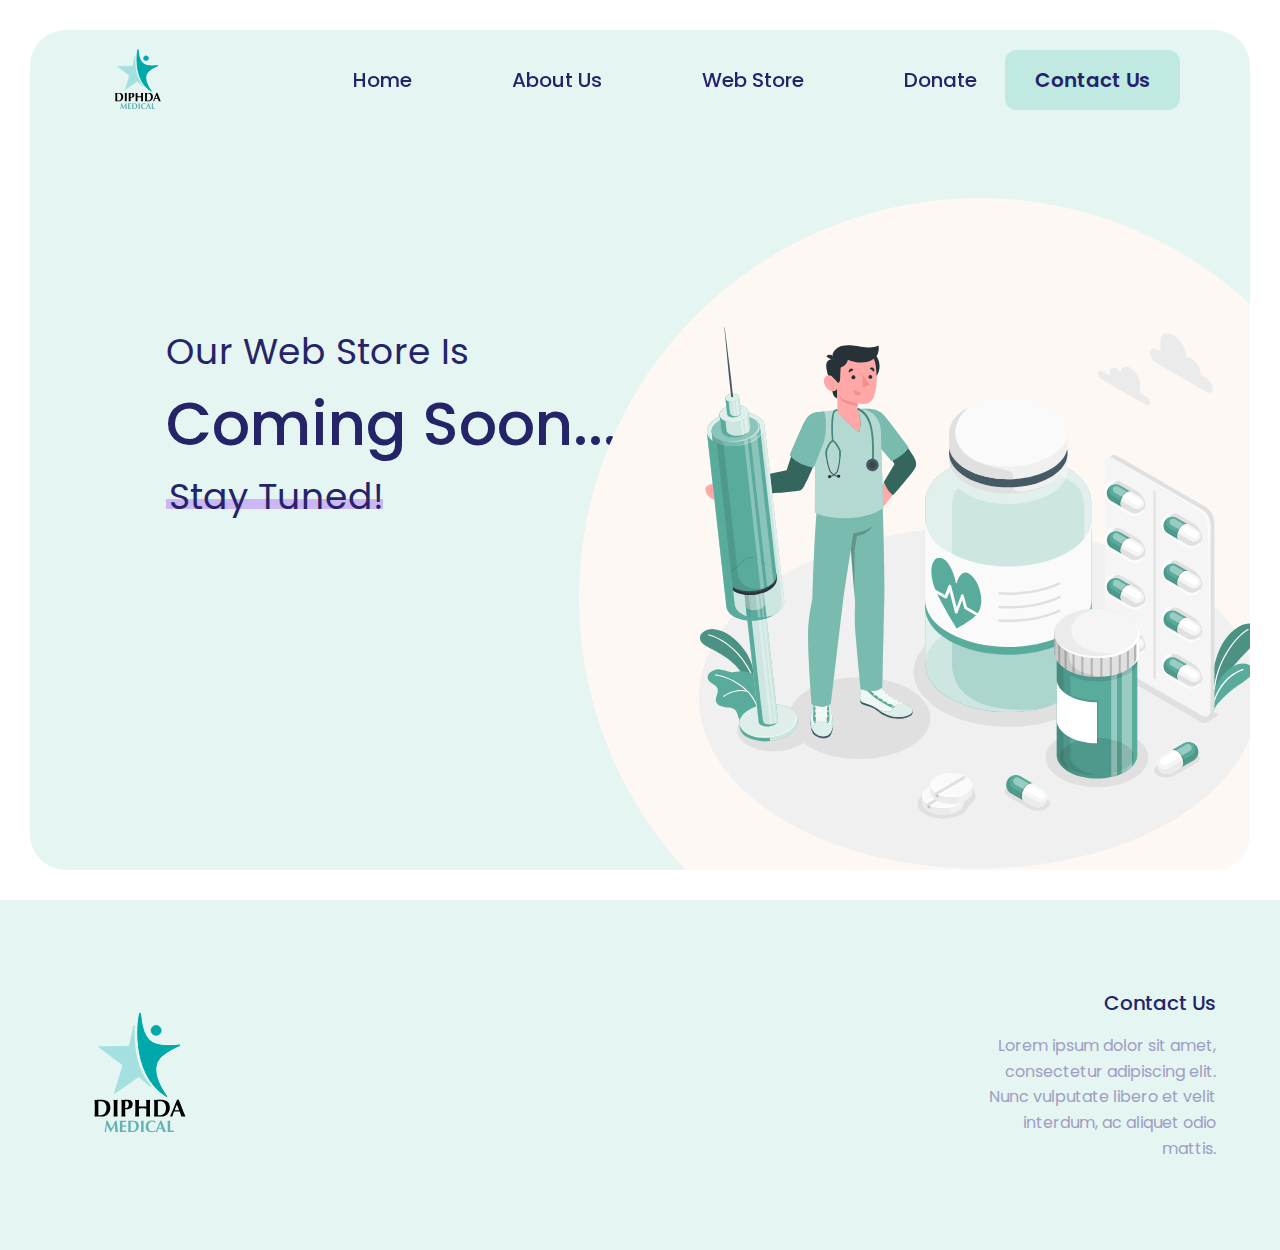
<file: store.html>
<!DOCTYPE html>
<html lang="en">
<head>
    <meta charset="UTF-8">
    <meta name="viewport" content="width=device-width, initial-scale=1.0">
    <title>Coming Soon</title>
    <link rel="stylesheet" href="css/universal.css">
    <link rel="stylesheet" href="css/comingsoon.css">
    <script src="js/universal.js"></script>
    <script async src="https://widgets.givebutter.com/latest.umd.cjs?acct=CynSInAfCQczq8ls"></script>
</head>
<body onload="onload()">
    <header id="menu-main"></header>
    <givebutter-widget id="j2b02j"></givebutter-widget>
    <div class="large-frame-container">
        <div id="lf1" class="large-frame">
            <div id="title">
                <h2>Our Web Store Is</h2>
                <h1>Coming Soon...</h1>
                <h2 class="highlight">Stay Tuned!</h2>
            </div>
            <div id="graphic">
                <span id="circle">
                    <img id="ct1" src="./assets/imgs/ct1.svg"></img>
                </span>
            </div>
        </div>
    </div>
    <div id="footer-main"></div>
    <div id="contact"></div>
</body>
</html>
</file>
<file: css/universal.css>
@import url('https://fonts.googleapis.com/css2?family=Poppins:wght@400;500;600&display=swap');

:root {
  --font-poppins: Poppins;
}
html, body {
	margin: 0;
	padding: 0;
	font-family: var(--font-poppins);
  font-weight: 500;
	overflow-x: hidden;
	overflow-y: scroll;
	width: 100vw;
  list-style-type: none;  
}

li {
  cursor: pointer; 
  color: #262469
}

h1 {
  color: #262469;
  font-size: 60px;
  font-weight: 500;
  margin-bottom:0%;
  margin-top:0%
}

h2 {
  color: #262469;
  display: inline;
  font-size: 36px;
  font-weight: 400;
}

p {
  color: #262469;
  margin: 0;
  line-height:80%;
  font-size: 14px;
  font-weight: 400;
}

#contactb {
  padding: 15px;
  padding-left: 30px;
  padding-right: 30px;
  background-color: #BFE9E1;
  font-weight: 600;
  color: #262469;
}

#contactb:hover {
  background-color: #c2fff2;
}

#menu {
  font-size: 20px;
	position: fixed;
	margin-top: 40px;
	height: 60px;
	width: 100%;
	padding-top: 10px;
	padding-bottom: 10px;
	display: flex;
	align-items: center;
  justify-content: space-between;
	top: 0;
	left: 0;
	z-index: 99999;
	transition: 0.2s;
}

#menucontent {
	display: flex;
	justify-content: center;
	align-items: center;
  margin-left: 100px;
}

#header-main {
  width: 100%;
  margin-right: 225px;
  display: flex;
  justify-content: center;
  align-items: center;
}

#menu-right {
  margin-right: 100px;
  display: flex;
  align-items: center;
  justify-content: center;
  right: 0;
  position: fixed;
}

.menu-link {
  transition: 0.2s;
  margin-left: 100px;
  color: #262469;
  display: inline-block;
  pointer-events: all;
  display: block;
  position: relative;
  padding: 0.2em 0;
  overflow: hidden;
}

.menu-link::after {
  content: '';
  position: absolute;
  bottom: 0;
  left: 0;
  width: 100%;
  height: 0.1em;
  background-color: #5B1DDD;
  opacity: 0;
  transition: opacity 300ms, transform 300ms;
  opacity: 1;
  transform: translate3d(-101%, 0, 0);
}

.menu-link:hover::after{
  transform: translate3d(0, 0, 0);
}

.menu-link:active {
  scale: 0.9;
}

#menubutton {
  font-family: "Poppins";
  display: none;
}

.button-container {
  transition: 0.3s;
  margin:auto;
  border-radius: 12px;
}

.button-container:hover {
  scale:1.1;
}

.button-container:active {
  scale:1;
}

#scrollCount {
  position:fixed;
}

.footer-container {
  height:100%;
  background:#E4F5F2;
}

.footer {
  position: relative;
  height:100%;
}

.footer-right{
  text-align: right;
  
  position:absolute;
  top:25%;
  right:5%;
}

.footer-left{
  position:absolute;
  top:100px;
  left:5%;
}

#logo-header {
  height: 75px;
  width:75px;
}

#logo-footer {
  height: 150px;
  width:150px;
}

#footer-main {
  height: 350px;
}

#footer-title {
  font-size: 20px;
  margin-bottom: 10%;
}

#footer-contact{
  font-size: 16px;
  color: #9F9EC2;

}

.variable-frame-container{
  align-items: center;
}

.variable-frame {
  overflow:hidden;
  border-radius: 36px;
  margin: 30px;
}

.large-frame-container {
  align-items: center;
}
.large-frame {
  overflow:hidden;
  height: calc(100vh - 60px);
  border-radius: 36px;
  margin: 30px;
}

.medium-frame-container {
  display:inline;
  height: 60vh;
}

.medium-frame {
  overflow:hidden;
  height: calc(60vh - 30px);
  border-radius: 36px;
  margin: 30px;
  align-items: center;
  justify-content: center;
  display:flex;
}

.small-frame-container {
  display:inline;
  height: 45vh;
}

.small-frame {
  overflow:hidden;
  height: calc(45vh - 30px);
  border-radius: 36px;
  margin: 30px;
  align-items: center;
  justify-content: center;
  display:flex;
}

#contact {
  display:none;
  background-color: #b7b7b7a1;
  position:fixed;
  height: 100%;
  width: 100%;
  position: fixed;
  z-index: 999999;
  top: 0;
  left: 0;
}

#contact-overlay {
  padding:50px;
  text-align: center;
  width: 1083px;
  height: 700px;
  border-radius: 36px;
  top: 50%;
  left: 50%;
  transform: translate(-50%, -50%);
  position:fixed;
  background-color: rgb(255, 255, 255);
}

.contact-title{
  margin-top:30px;
  font-size: 24px;
  font-weight: 600;
}

#close-contact{
  cursor: pointer;
  float:right;
  text-align: right;
  border:none;
  background-color: white;
  transition: 0.2s;
}

#close-contact:hover {
  scale:1.2;
}

#close-contact:active {
  scale:1;
}

#contact-container {
  margin-top:40px;
  display: inline-flex;
  justify-content: space-between;
  margin-bottom: 20px;
}

.contact-option {
  margin-left:20px;
  margin-right:20px;
  text-align: center;
  width: 300px;
  padding: 30px;
  border-radius: 8px;
  border: 1px solid #9F9EC2;
}

.contact-subtitle {
  margin-top: 20px;
  font-size: 16px;
  font-weight: 600;
  margin-bottom: 20px;
}

.contact-text {
  font-size: 16px;
  font-weight: 400;
  margin-bottom: 10px;
}

#contact-form {
  margin-top:40px;
  text-align: left;
  padding-left:30px;
  padding-right:30px;
}

.contact-column {
  float: left;
  width: 50%;
  margin-bottom: 10px;
}

input {
  width: calc(100% - 54px);
  height: 36px;
  border-radius: 4px;
  border: 1px solid #9F9EC2;
  font-size: 14px;
  padding-left: 10px;
  padding-right:10px;
  margin-bottom:13px;
}

select {
  width: calc(100% - 32px);
  height: 40px;
  border-radius: 4px;
  border: 1px solid #9F9EC2;
  font-size: 14px;
  padding-left: 10px;
  margin-bottom:13px;
}

#contact-inquiry {
  padding-bottom: 20px;
}

textarea {
  width: calc(100% - 54px);
  height: 100px;
  border-radius: 4px;
  border: 1px solid #9F9EC2;
  font-size: 14px;
  padding-left: 10px;
  padding-right:10px;
  padding-top:3px;
  margin-bottom:13px;
  font-family: Poppins;
  font-size: 14px;
  resize: none;
}

#contact-send {
  text-align: center;
  margin-top: 20px;
}

#sendb {
  padding: 10px;
  padding-left: 30px;
  padding-right: 30px;
  font-size:16px;
  background-color: #5B1DDD;
  color: white;
  display: inline-block;
}

#sendb:hover {
  background-color: #a67dff;
}
</file>
<file: css/index.css>
head, body {
    background-color: white;
}

#sf1 {
    background-color:#F6F2FF;
}

#sf2 {
    background-color:#FFF4ED;
}

#lf1{
    background-color: #e4f5f2;
}

#register {
    margin-top:6%;
    margin-bottom: 6%;
}

#registerb {
    padding: 15px;
    padding-left: 30px;
    padding-right: 30px;
    font-size:16px;
    background-color: #5B1DDD;
    color: white;
    display: inline-block;
}

#registerb:hover {
    background-color: #a67dff;
}

#title {
    top:34%;
    left:13%;
    position:absolute;
}

.highlight {
    padding-left:0.5%;
    background: linear-gradient(180deg,rgba(255,255,255,0) 55%, #CBB7F4 55%,#CBB7F4 75%,rgba(255,255,255,0) 75%);
}

#graphic {
    position:relative;
    float:right;
    right:55%;
    top:20%;

}

#circle {
    position:absolute;
    background-color: #FEF8F4;
    height:800px;
    width:800px;
    border-radius: 50%;
    align-items: center;
    justify-content: center;
    display: flex;
}

#ct1 {
    flex-shrink: 0;
    width:70%;
}

.small-frame-content{
    text-align: center;
}

.subtitle {
    font-size: 36px;
    font-weight: 500;
    color: #262469;
    margin-bottom: 3%;
}
.paragraph {
    font-size: 20px;
    font-weight: 400;
    color: #262469;
    line-height: 90%;
    margin-bottom:5%
}

.read-more {
    position:relative;
    color: #5B1DDD;
    font-size: 20px;
    transition: 0.3s;
    margin-left:40%;
    margin-right:40%;
    padding:0;
}

.read-more:hover {
    transform: scale(1.1);
}

.read-more:active {
    transform: scale(1);
}
</file>
<file: css/about.css>
head, body {
    background-color: white;
}

#vf1 {
    background-color: #ffffff;
}

#mf1 {
    background-color: #ffffff;
    display: flex;
}

#title {
    text-align: center;
    margin: auto;
}

#team {
    position:relative;
    padding-bottom:7%;
    padding-left: 19%;
    padding-right: 19%;
    text-align: center;
}

#about-text {
    padding-left: 30%;
    padding-right: 30%;
    font-size: 20px;
    font-weight: 400;
    line-height: 32px;
    margin-top: 15px;
}

#bar {
    position:absolute;
    left:25%;
    background-color: #E4F5F2;
    width: 50px;
    height: 88%;
}

.name{
    margin-top: 30px;
    font-size: 23px;
    font-weight: 600;
    margin-bottom:10px;
}

.description {
    white-space: pre-line;
    color: #9F9EC2;
    line-height: 24px;
    margin-bottom: 15px;
}

.heading {
    font-size: 16px;
    font-weight:600;
    margin-top:5px;
    margin-bottom:15px;
}

.member-content {
    justify-content: space-between;
    display: flex;
    flex-direction: column;
    margin-left:3%;
    float:left;
    position:relative;
    width:600px;
    height: 388px;
}

.visual {
    float:left;
    height: 388px;
    width: 296px;
    position:relative;
}

.border {
    left:16px;
    position:absolute;
    border-style: solid;
    border-color: #7ABCB0;
    border-width: 2px;
    width: 276px;
    height: 384px;
}

.member {
    text-align: left;
    margin-top:8%;
    margin-bottom:8%;
    position:relative;  
    height: 384px;
}

.headshot {
    left:0;
    top:18px;
    position:absolute;
    width: 276px;
    height: 352px;
}

.highlight {
    padding-left:0.1%;
    background: linear-gradient(180deg,rgba(255,255,255,0) 55%, #CBB7F4 55%,#CBB7F4 75%,rgba(255,255,255,0) 75%);
}
</file>
<file: css/accessible.css>
head, body {
    background-color: white;
}

.column-container {
    display: flex;
    justify-content: space-between;
    margin-bottom: 30px;
}

#vf1 {
    
    background-color: #ffffff;
    padding:30px;
    padding-left:15%;
    padding-right:15%;
}

#mf1 {
    background-color: #F6F2FF;
    display: flex;
}

#title {
    text-align: center;
    margin: auto;
}

#about-text {
    padding-left: 30%;
    padding-right: 30%;
    font-size: 20px;
    font-weight: 400;
    line-height: 32px;
    margin-top: 15px;
}

.column {
    text-align: center;
    width: 300px;
    border: 2px solid #9F9EC2;
    padding: 30px;
    border-radius: 8px
}

.subtitle{
    margin-top:10px;
    font-size: 20px;
    font-weight: 500;
    line-height:32px;
}

.description {
    color: #9F9EC2;
    margin-top:10px;
    font-size: 16px;
    font-weight: 400;
    line-height: 32px;
}

#register {
    text-align: center;
    margin-top:6%;
    margin-bottom: 6%;
}

#registerb {
    padding: 15px;
    padding-left: 30px;
    padding-right: 30px;
    font-size:16px;
    background-color: #5B1DDD;
    color: white;
    display: inline-block;
}

#registerb:hover {
    background-color: #a67dff;
}

#heading {
    padding-left:23%;
    padding-right:23%;
}
</file>
<file: css/comingsoon.css>
head, body {
    background-color: white;
}

#lf1{
    background-color: #e4f5f2;
}

#title {
    top:36%;
    left:13%;
    position:absolute;
}

.highlight {
    padding-left:0.5%;
    background: linear-gradient(180deg,rgba(255,255,255,0) 55%, #CBB7F4 55%,#CBB7F4 75%,rgba(255,255,255,0) 75%);
}

#graphic {
    position:relative;
    float:right;
    right:55%;
    top:20%;
}

#circle {
    position:absolute;
    background-color: #FEF8F4;
    height:800px;
    width:800px;
    border-radius: 50%;
    align-items: center;
    justify-content: center;
    display: flex;
}

#ct1 {
    flex-shrink: 0;
    width:70%;
}
</file>
<file: css/donate.css>
#vf1 {
    background-color: #e4f5f2;
}

.donate {
    margin-top:100px;
    margin-left:500px;  
}

#pnK7mj {
    background-color: antiquewhite;
}
</file>
<file: css/equitable.css>
head, body {
    background-color: white;
}

#vf1 {
    display: flex;
    justify-content: space-between;
    background-color: #ffffff;
    padding:30px;
    padding-left:15%;
    padding-right:15%;
}

#mf1 {
    background-color: #F6F2FF;
    display: flex;
}

#title {
    text-align: center;
    margin: auto;
}

#about-text {
    padding-left: 30%;
    padding-right: 30%;
    font-size: 20px;
    font-weight: 400;
    line-height: 32px;
    margin-top: 15px;
}

.column {
    list-style-type:circle; 
    width: 300px;
    border: 2px solid #9F9EC2;
    padding: 30px;
    border-radius: 8px
}

.subtitle{
    margin-left:10px;
    font-size: 20px;
    font-weight: 500;
    line-height:32px;
}

.description {
    font-size: 16px;
    font-weight: 400;
    line-height: 32px;
}

.li1 {
    cursor:default;
    color: #9F9EC2;
}
</file>
<file: css/product.css>
#product-img {
    height:500px;
    width:400px;
    object-fit: cover;
    border: 1px solid #9F9EC2;
    float:right;
    margin-right:25px;
    margin-left:20px;
}

.preview-img {
    height:50px;
    width:50px;
    object-fit: cover;
    border-radius: 10px;
}

#preview-container {
    width:60px;
    float:right;
}

[type=radio] { 
    position: absolute;
    opacity: 0;
    width: 0;
    height: 0;
}

[type=radio] + img {
    cursor: pointer;
    border: 1px solid #9F9EC2;
}
  
  /* CHECKED STYLES */
[type=radio]:checked + img {
    outline: 2px solid #9F9EC2;
}

#vf1 {
    padding:200px;
}

#img-container {
    text-align: center;
    width:50%;
    float:left;
}

#text-container {
    padding-left:25px;
    width:300px;
    float:left;
}

#product-name {
    font-size:40px;
    margin-bottom: 20px;
    border-bottom: 2px solid #9F9EC2;
    width:300px;
}

#product-description {
    width:300px;
    line-height: 20px;
    margin-bottom: 20px;
}

#sign {
    float:left;
    font-size: 15px;
}

#dollars {
    float:left;
    font-size:30px;
}

#dollars {
    font-size:30px;
}

#addtocart {
    width:300px;
    text-align: center;
    margin-top:6%;
    margin-bottom: 6%;
}

#addtocartb {
    padding: 15px;
    padding-left: 30px;
    padding-right: 30px;
    font-size:16px;
    background-color: #5B1DDD;
    color: white;
    display: inline-block;
}

#addtocartb:hover {
    background-color: #a67dff;
}

#available {
    color:#007600;
    font-size:18px;
    margin-bottom:10px;
}
</file>
<file: css/register.css>
.form {
    padding: 20px;
}

.form-container {
    margin-left: 10%;
    margin-right:10%;
    text-align:left;
}

#vf1 {
    background-color: #ffffff;
    text-align: center;
}

.header {
    padding-top: 170px;
    margin-left: 31%;
    margin-right:31%;
    margin-bottom: 20px;
}

  
.title{
    font-size: 20px;
    font-weight: 500;
    margin-bottom: 20px;
}

.subtitle {
    font-size: 16px;
    line-height:28px;
    margin-bottom: 7px;
}

.form-section-title {
    margin-bottom: 20px;
    border-bottom: 0.5px solid #969696
}

.form-section {
    height:440px;
    margin-bottom:0px;
}

.column {
    float: left;
    width: 50%;
}
</file>
